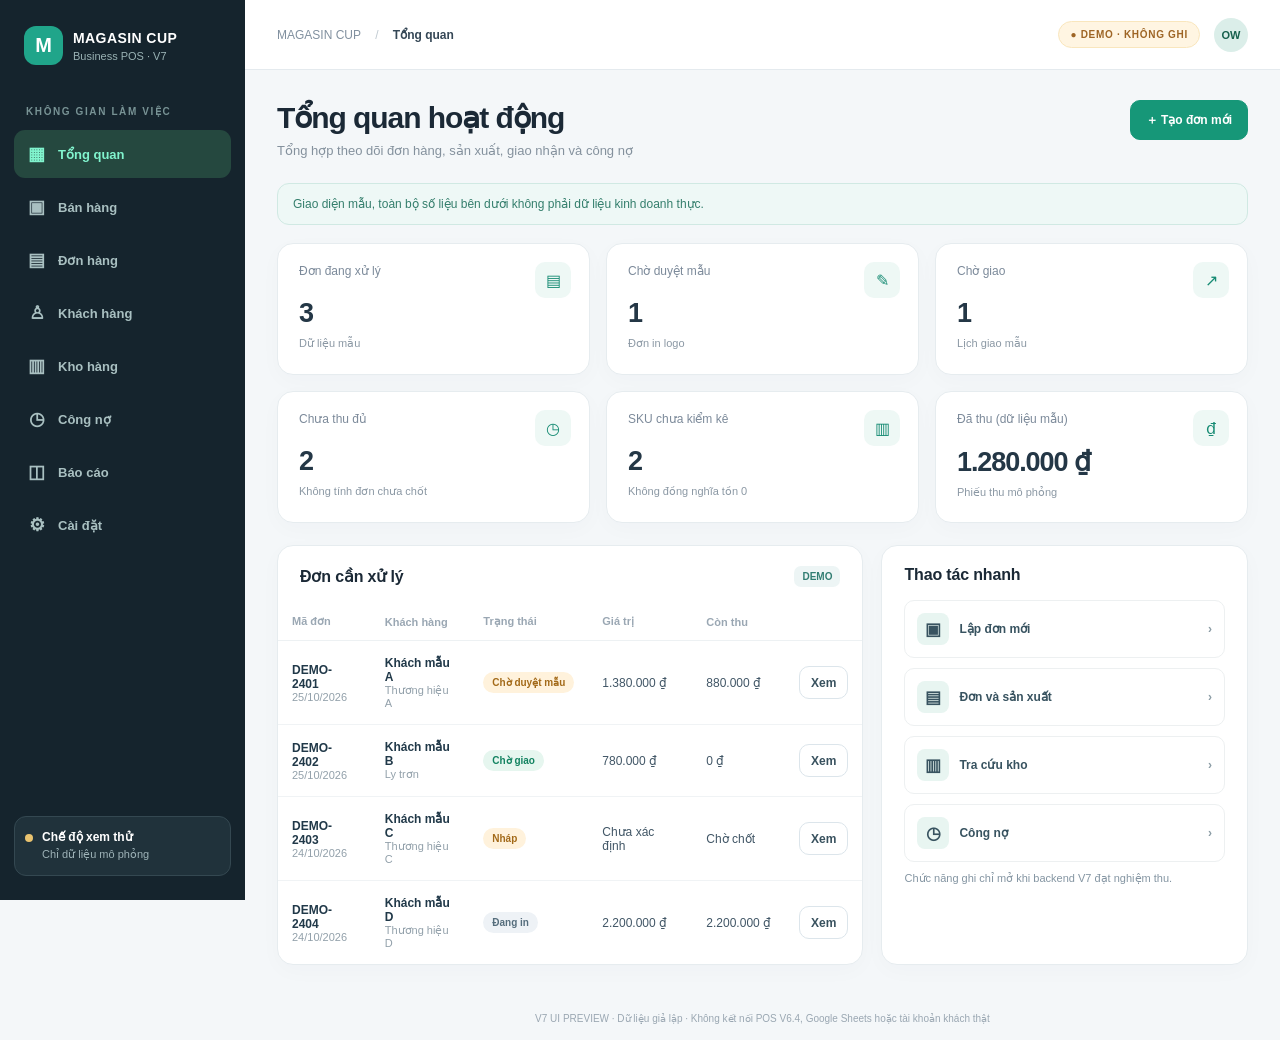
<file: v7-preview/index.html>
<!doctype html>
<html lang="vi">
<head>
<meta charset="utf-8">
<meta name="viewport" content="width=device-width,initial-scale=1,viewport-fit=cover">
<meta name="color-scheme" content="light">
<title>MAGASIN CUP · Bản mẫu giao diện POS V7</title>
<meta name="description" content="Bản mẫu giao diện POS V7 sử dụng dữ liệu giả lập. Chưa kết nối Google Sheets hoặc thanh toán.">
<link rel="stylesheet" href="./styles.css">
<script type="module" src="./app.js"></script>
</head>
<body>
<div class="app-layout">
 <aside class="sidebar" id="sidebar" aria-label="Điều hướng chính">
  <div class="logo"><span class="logo-icon">M</span><span><strong>MAGASIN CUP</strong><small>Business POS · V7</small></span></div>
  <div class="sidebar-group">KHÔNG GIAN LÀM VIỆC</div>
  <nav id="side-nav" class="side-nav" aria-label="Các phân hệ"></nav>
  <div class="sidebar-footer"><div class="sandbox-dot"></div><div><b>Chế độ xem thử</b><small>Chỉ dữ liệu mô phỏng</small></div></div>
 </aside>
 <div class="main-column">
  <header class="topbar">
   <button class="menu-toggle" id="menu-toggle" aria-label="Mở menu">☰</button>
   <div class="crumbs">MAGASIN CUP <span>/</span> <strong id="crumb">Tổng quan</strong></div>
   <div class="top-actions"><span class="readonly-pill">● DEMO · KHÔNG GHI</span><span class="profile-circle" title="Vai trò mô phỏng — không phải quyền truy cập thực">OW</span></div>
  </header>
  <main id="screen" class="screen" tabindex="-1" aria-live="polite"></main>
  <footer class="bottom-legal">V7 UI PREVIEW · Dữ liệu giả lập · Không kết nối POS V6.4, Google Sheets hoặc tài khoản khách thật</footer>
 </div>
</div>
<nav id="bottom-nav" class="bottom-nav" aria-label="Điều hướng điện thoại"></nav>
<div class="overlay" id="overlay" hidden></div>
<div id="toast" class="toast" role="status" aria-live="polite" hidden></div>
</body>
</html>
</file>
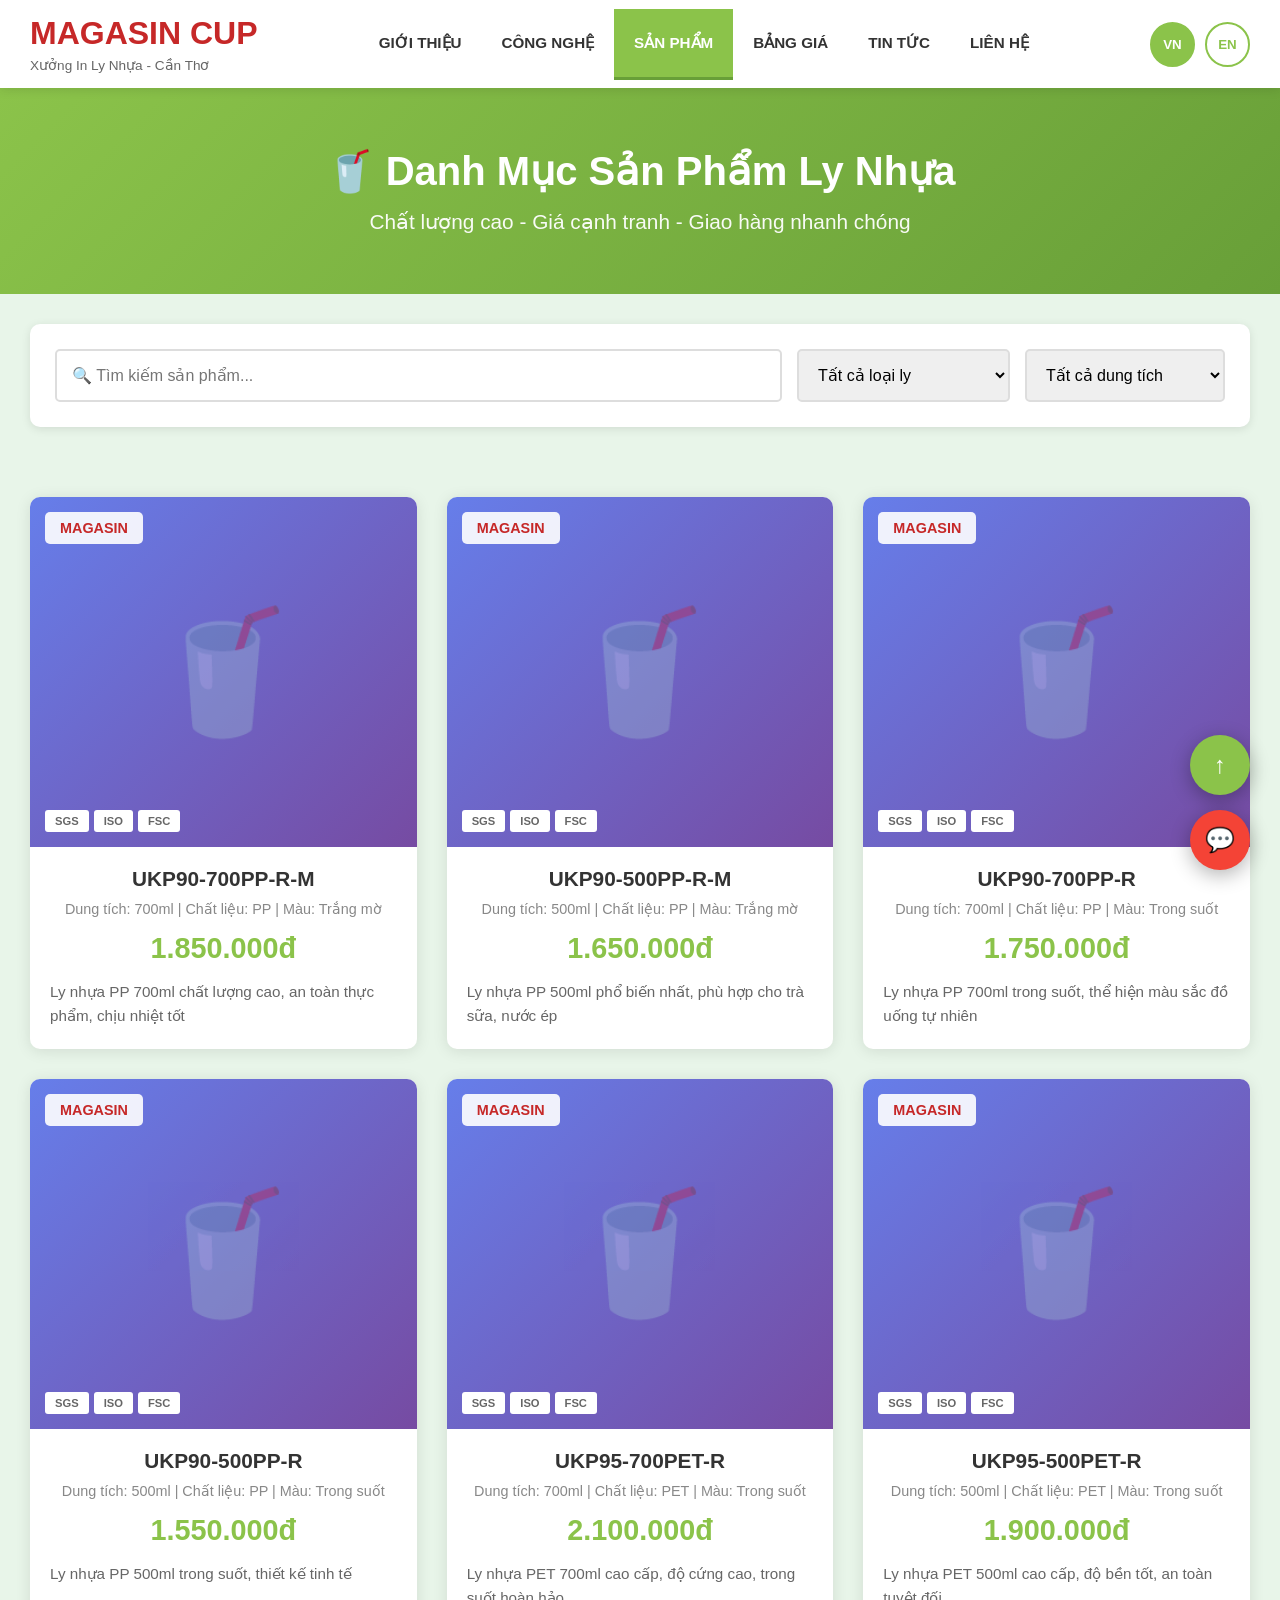
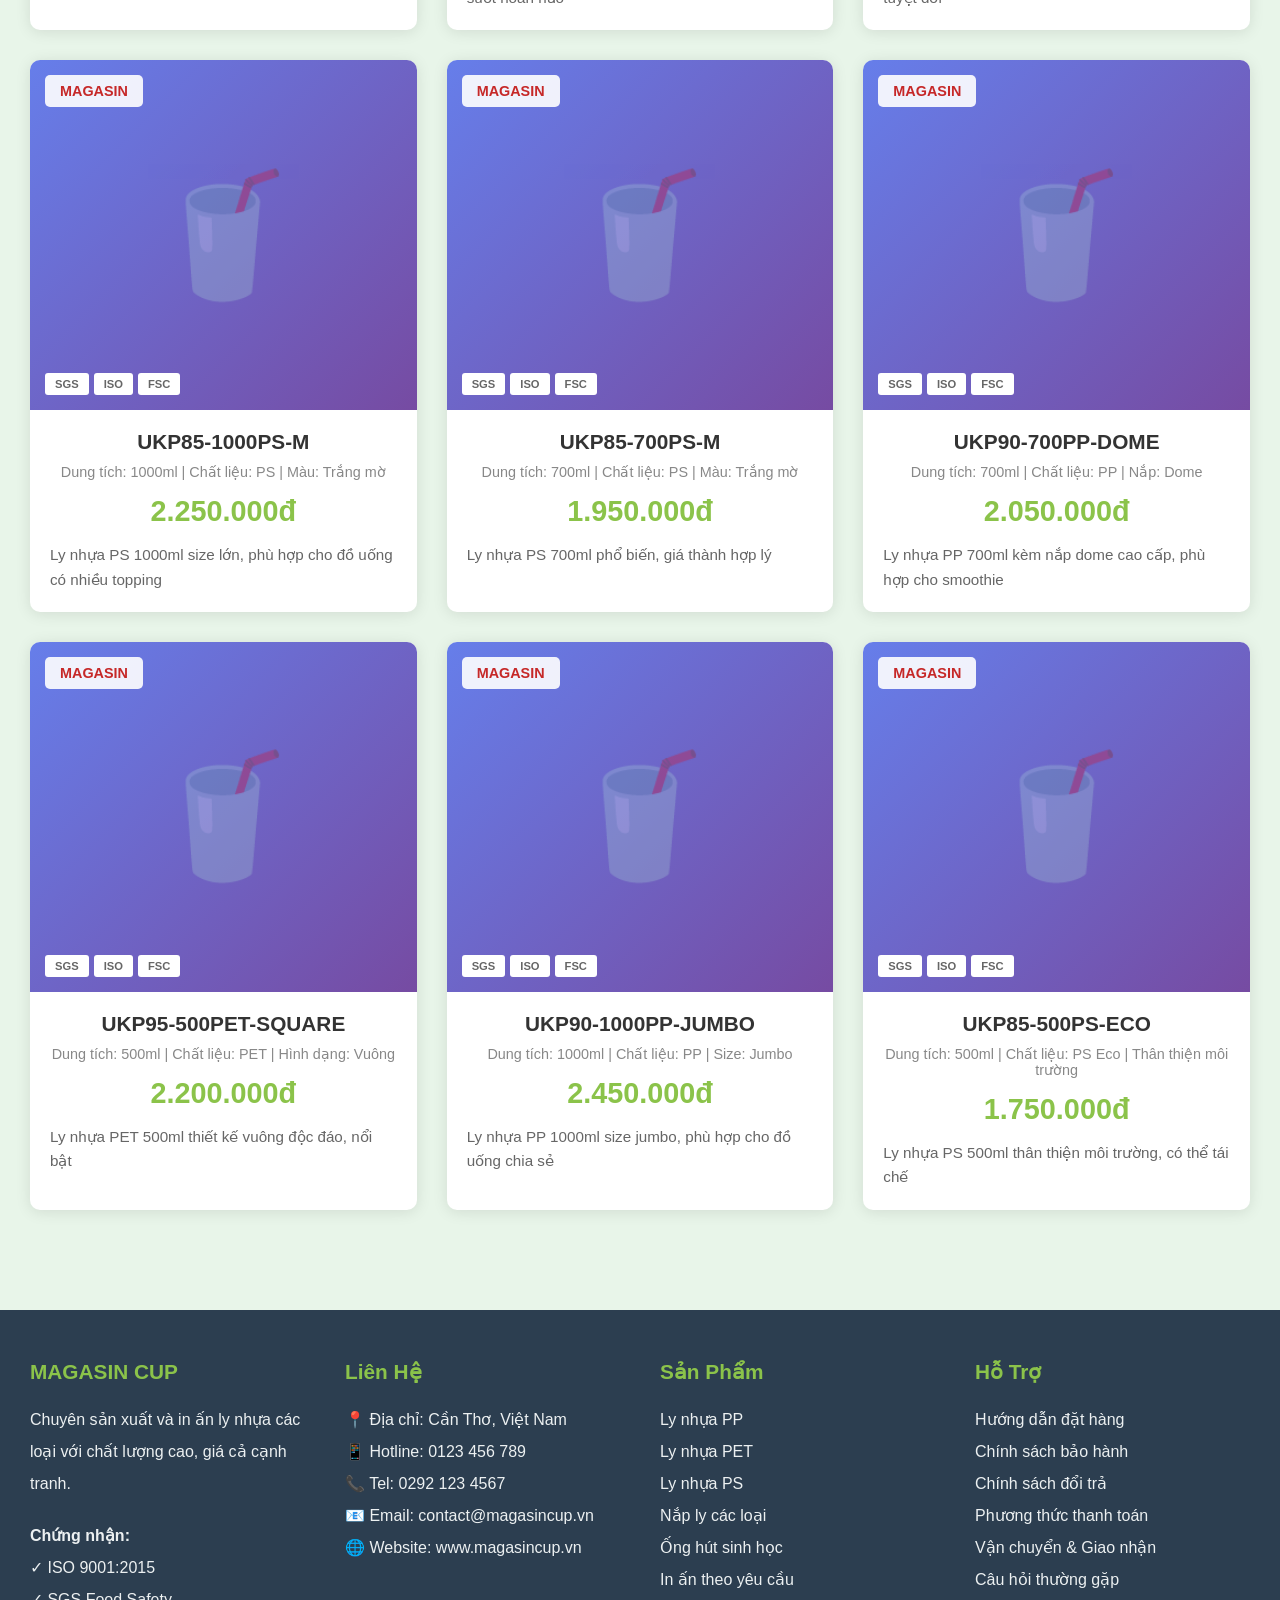
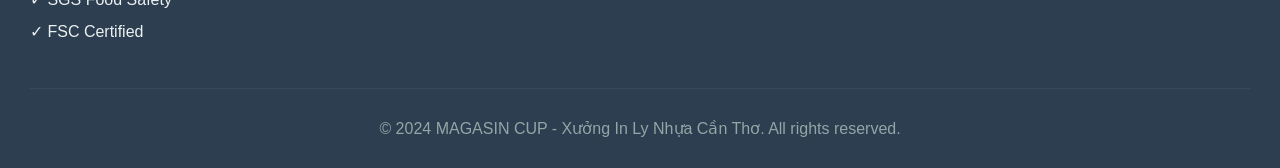
<file: trang-chu.html>
<!DOCTYPE html>
<html lang="vi">
<head>
    <meta charset="UTF-8">
    <meta name="viewport" content="width=device-width, initial-scale=1.0">
    <title>MAGASIN CUP - Xưởng In Ly Nhựa Cần Thơ</title>
    <style>
        * {
            margin: 0;
            padding: 0;
            box-sizing: border-box;
        }

        body {
            font-family: 'Arial', sans-serif;
            background: #e8f5e9;
        }

        /* Header & Navigation */
        header {
            background: white;
            box-shadow: 0 2px 10px rgba(0,0,0,0.1);
            position: sticky;
            top: 0;
            z-index: 100;
        }

        .header-container {
            max-width: 1400px;
            margin: 0 auto;
            display: flex;
            justify-content: space-between;
            align-items: center;
            padding: 0 30px;
        }

        .logo {
            padding: 15px 0;
        }

        .logo h1 {
            color: #c62828;
            font-size: 2em;
            font-weight: bold;
        }

        .logo p {
            color: #666;
            font-size: 0.85em;
            margin-top: 5px;
        }

        nav {
            display: flex;
            gap: 0;
        }

        nav a {
            padding: 25px 20px;
            text-decoration: none;
            color: #333;
            font-weight: 600;
            font-size: 0.95em;
            text-transform: uppercase;
            transition: all 0.3s;
            border-bottom: 3px solid transparent;
        }

        nav a:hover, nav a.active {
            background: #8bc34a;
            color: white;
            border-bottom: 3px solid #689f38;
        }

        .lang-switcher {
            display: flex;
            gap: 10px;
        }

        .lang-btn {
            width: 45px;
            height: 45px;
            border-radius: 50%;
            border: 2px solid #8bc34a;
            background: white;
            color: #8bc34a;
            font-weight: bold;
            cursor: pointer;
            transition: all 0.3s;
        }

        .lang-btn.active {
            background: #8bc34a;
            color: white;
        }

        /* Banner Section */
        .banner {
            background: linear-gradient(135deg, #8bc34a 0%, #689f38 100%);
            color: white;
            padding: 60px 30px;
            text-align: center;
        }

        .banner h2 {
            font-size: 2.5em;
            margin-bottom: 15px;
        }

        .banner p {
            font-size: 1.3em;
            opacity: 0.95;
        }

        /* Filter Section */
        .filter-section {
            max-width: 1400px;
            margin: 30px auto;
            padding: 0 30px;
        }

        .search-filter {
            background: white;
            padding: 25px;
            border-radius: 10px;
            box-shadow: 0 2px 10px rgba(0,0,0,0.1);
            display: flex;
            gap: 15px;
            flex-wrap: wrap;
        }

        .search-filter input {
            flex: 1;
            min-width: 250px;
            padding: 15px;
            border: 2px solid #ddd;
            border-radius: 5px;
            font-size: 1em;
        }

        .search-filter select {
            padding: 15px;
            border: 2px solid #ddd;
            border-radius: 5px;
            font-size: 1em;
            min-width: 200px;
            cursor: pointer;
        }

        /* Products Grid */
        .products-container {
            max-width: 1400px;
            margin: 0 auto;
            padding: 40px 30px;
        }

        .products-grid {
            display: grid;
            grid-template-columns: repeat(auto-fill, minmax(300px, 1fr));
            gap: 30px;
        }

        .product-card {
            background: white;
            border-radius: 10px;
            overflow: hidden;
            box-shadow: 0 2px 15px rgba(0,0,0,0.1);
            transition: all 0.3s;
            cursor: pointer;
        }

        .product-card:hover {
            transform: translateY(-10px);
            box-shadow: 0 10px 30px rgba(0,0,0,0.2);
        }

        .product-image {
            width: 100%;
            height: 350px;
            background: linear-gradient(135deg, #667eea 0%, #764ba2 100%);
            display: flex;
            align-items: center;
            justify-content: center;
            position: relative;
            overflow: hidden;
        }

        .product-image::before {
            content: '🥤';
            font-size: 120px;
            opacity: 0.3;
        }

        .product-logo {
            position: absolute;
            top: 15px;
            left: 15px;
            background: rgba(255,255,255,0.9);
            padding: 8px 15px;
            border-radius: 5px;
            font-weight: bold;
            color: #c62828;
            font-size: 0.9em;
        }

        .product-badges {
            position: absolute;
            bottom: 15px;
            left: 15px;
            display: flex;
            gap: 5px;
            flex-wrap: wrap;
        }

        .badge {
            background: white;
            padding: 5px 10px;
            border-radius: 3px;
            font-size: 0.7em;
            font-weight: bold;
            color: #666;
        }

        .product-info {
            padding: 20px;
        }

        .product-name {
            font-size: 1.3em;
            font-weight: bold;
            color: #333;
            margin-bottom: 10px;
            text-align: center;
        }

        .product-specs {
            color: #888;
            font-size: 0.9em;
            text-align: center;
            margin-bottom: 15px;
        }

        .product-price {
            text-align: center;
            font-size: 1.8em;
            font-weight: bold;
            color: #8bc34a;
            margin: 15px 0;
        }

        .product-desc {
            color: #666;
            font-size: 0.95em;
            line-height: 1.6;
            margin-top: 10px;
        }

        /* Modal */
        .modal {
            display: none;
            position: fixed;
            top: 0;
            left: 0;
            width: 100%;
            height: 100%;
            background: rgba(0,0,0,0.8);
            z-index: 1000;
            overflow-y: auto;
        }

        .modal-content {
            background: white;
            max-width: 900px;
            margin: 50px auto;
            border-radius: 10px;
            position: relative;
            box-shadow: 0 10px 50px rgba(0,0,0,0.3);
        }

        .modal-header {
            padding: 40px;
            background: #8bc34a;
            color: white;
            border-radius: 10px 10px 0 0;
        }

        .modal-header h2 {
            font-size: 2.2em;
            margin-bottom: 10px;
        }

        .modal-header .price {
            font-size: 2.5em;
            font-weight: bold;
            margin-top: 10px;
        }

        .close-btn {
            position: absolute;
            top: 20px;
            right: 30px;
            font-size: 2.5em;
            color: white;
            cursor: pointer;
            z-index: 10;
        }

        .modal-body {
            padding: 40px;
        }

        .detail-section {
            margin-bottom: 30px;
            padding-bottom: 30px;
            border-bottom: 2px solid #f0f0f0;
        }

        .detail-section:last-child {
            border-bottom: none;
        }

        .detail-section h3 {
            color: #8bc34a;
            font-size: 1.5em;
            margin-bottom: 15px;
            display: flex;
            align-items: center;
            gap: 10px;
        }

        .detail-section p {
            color: #555;
            line-height: 1.8;
            font-size: 1.1em;
        }

        .detail-section ul {
            margin-left: 20px;
            color: #555;
            line-height: 1.8;
        }

        /* Footer */
        footer {
            background: #2c3e50;
            color: white;
            padding: 50px 30px 30px;
            margin-top: 60px;
        }

        .footer-content {
            max-width: 1400px;
            margin: 0 auto;
            display: grid;
            grid-template-columns: repeat(auto-fit, minmax(250px, 1fr));
            gap: 40px;
        }

        .footer-section h3 {
            color: #8bc34a;
            margin-bottom: 20px;
            font-size: 1.3em;
        }

        .footer-section p, .footer-section a {
            color: #ecf0f1;
            line-height: 2;
            text-decoration: none;
            display: block;
        }

        .footer-section a:hover {
            color: #8bc34a;
        }

        .footer-bottom {
            text-align: center;
            margin-top: 40px;
            padding-top: 30px;
            border-top: 1px solid #34495e;
            color: #95a5a6;
        }

        /* Floating Action Buttons */
        .fab-container {
            position: fixed;
            bottom: 30px;
            right: 30px;
            display: flex;
            flex-direction: column;
            gap: 15px;
            z-index: 99;
        }

        .fab {
            width: 60px;
            height: 60px;
            border-radius: 50%;
            background: #8bc34a;
            color: white;
            border: none;
            font-size: 1.5em;
            cursor: pointer;
            box-shadow: 0 5px 20px rgba(0,0,0,0.3);
            transition: all 0.3s;
            display: flex;
            align-items: center;
            justify-content: center;
        }

        .fab:hover {
            transform: scale(1.1);
            background: #689f38;
        }

        .fab.contact {
            background: #f44336;
        }

        @media (max-width: 768px) {
            .header-container {
                flex-wrap: wrap;
                padding: 0 15px;
            }

            nav {
                width: 100%;
                overflow-x: auto;
                flex-wrap: nowrap;
            }

            nav a {
                padding: 15px;
                font-size: 0.85em;
                white-space: nowrap;
            }

            .banner h2 {
                font-size: 1.8em;
            }

            .products-grid {
                grid-template-columns: 1fr;
            }

            .modal-content {
                margin: 20px;
            }

            .footer-content {
                grid-template-columns: 1fr;
            }
        }
    </style>
</head>
<body>
    <header>
        <div class="header-container">
            <div class="logo">
                <h1>MAGASIN CUP</h1>
                <p>Xưởng In Ly Nhựa - Cần Thơ</p>
            </div>
            <nav>
                <a href="#gioi-thieu">GIỚI THIỆU</a>
                <a href="#cong-nghe">CÔNG NGHỆ</a>
                <a href="#san-pham" class="active">SẢN PHẨM</a>
                <a href="#bang-gia">BẢNG GIÁ</a>
                <a href="#tin-tuc">TIN TỨC</a>
                <a href="#lien-he">LIÊN HỆ</a>
            </nav>
            <div class="lang-switcher">
                <button class="lang-btn active">VN</button>
                <button class="lang-btn">EN</button>
            </div>
        </div>
    </header>

    <section class="banner">
        <h2>🥤 Danh Mục Sản Phẩm Ly Nhựa</h2>
        <p>Chất lượng cao - Giá cạnh tranh - Giao hàng nhanh chóng</p>
    </section>

    <div class="filter-section">
        <div class="search-filter">
            <input type="text" id="searchInput" placeholder="🔍 Tìm kiếm sản phẩm..." onkeyup="filterProducts()">
            <select id="categoryFilter" onchange="filterProducts()">
                <option value="">Tất cả loại ly</option>
                <option value="pp">Ly PP (Polypropylene)</option>
                <option value="pet">Ly PET (Polyethylene)</option>
                <option value="ps">Ly PS (Polystyrene)</option>
            </select>
            <select id="capacityFilter" onchange="filterProducts()">
                <option value="">Tất cả dung tích</option>
                <option value="500">500ml</option>
                <option value="700">700ml</option>
                <option value="1000">1000ml</option>
            </select>
        </div>
    </div>

    <div class="products-container">
        <div class="products-grid" id="productsGrid"></div>
    </div>

    <div class="modal" id="productModal">
        <div class="modal-content">
            <span class="close-btn" onclick="closeModal()">&times;</span>
            <div id="modalContent"></div>
        </div>
    </div>

    <footer>
        <div class="footer-content">
            <div class="footer-section">
                <h3>MAGASIN CUP</h3>
                <p>Chuyên sản xuất và in ấn ly nhựa các loại với chất lượng cao, giá cả cạnh tranh.</p>
                <p style="margin-top: 20px;">
                    <strong>Chứng nhận:</strong><br>
                    ✓ ISO 9001:2015<br>
                    ✓ SGS Food Safety<br>
                    ✓ FSC Certified
                </p>
            </div>
            <div class="footer-section">
                <h3>Liên Hệ</h3>
                <p>📍 Địa chỉ: Cần Thơ, Việt Nam</p>
                <p>📱 Hotline: 0123 456 789</p>
                <p>📞 Tel: 0292 123 4567</p>
                <p>📧 Email: contact@magasincup.vn</p>
                <p>🌐 Website: www.magasincup.vn</p>
            </div>
            <div class="footer-section">
                <h3>Sản Phẩm</h3>
                <a href="#">Ly nhựa PP</a>
                <a href="#">Ly nhựa PET</a>
                <a href="#">Ly nhựa PS</a>
                <a href="#">Nắp ly các loại</a>
                <a href="#">Ống hút sinh học</a>
                <a href="#">In ấn theo yêu cầu</a>
            </div>
            <div class="footer-section">
                <h3>Hỗ Trợ</h3>
                <a href="#">Hướng dẫn đặt hàng</a>
                <a href="#">Chính sách bảo hành</a>
                <a href="#">Chính sách đổi trả</a>
                <a href="#">Phương thức thanh toán</a>
                <a href="#">Vận chuyển & Giao nhận</a>
                <a href="#">Câu hỏi thường gặp</a>
            </div>
        </div>
        <div class="footer-bottom">
            <p>&copy; 2024 MAGASIN CUP - Xưởng In Ly Nhựa Cần Thơ. All rights reserved.</p>
        </div>
    </footer>

    <div class="fab-container">
        <button class="fab" onclick="scrollToTop()" title="Lên đầu trang">↑</button>
        <button class="fab contact" onclick="contactUs()" title="Liên hệ ngay">💬</button>
    </div>

    <script>
        // Dữ liệu sản phẩm mẫu
        const productsData = [
            {
                name: "UKP90-700PP-R-M",
                category: "pp",
                capacity: "700",
                price: "1.850.000đ",
                specs: "Dung tích: 700ml | Chất liệu: PP | Màu: Trắng mờ",
                description: "Ly nhựa PP 700ml chất lượng cao, an toàn thực phẩm, chịu nhiệt tốt",
                printSpecs: "In offset 4 màu, in lụa, in nhiệt",
                notes: "Đặt hàng tối thiểu 5.000 ly"
            },
            {
                name: "UKP90-500PP-R-M",
                category: "pp",
                capacity: "500",
                price: "1.650.000đ",
                specs: "Dung tích: 500ml | Chất liệu: PP | Màu: Trắng mờ",
                description: "Ly nhựa PP 500ml phổ biến nhất, phù hợp cho trà sữa, nước ép",
                printSpecs: "In offset 4 màu, in lụa, in nhiệt",
                notes: "Đặt hàng tối thiểu 5.000 ly"
            },
            {
                name: "UKP90-700PP-R",
                category: "pp",
                capacity: "700",
                price: "1.750.000đ",
                specs: "Dung tích: 700ml | Chất liệu: PP | Màu: Trong suốt",
                description: "Ly nhựa PP 700ml trong suốt, thể hiện màu sắc đồ uống tự nhiên",
                printSpecs: "In offset 4 màu, in lụa",
                notes: "Đặt hàng tối thiểu 5.000 ly"
            },
            {
                name: "UKP90-500PP-R",
                category: "pp",
                capacity: "500",
                price: "1.550.000đ",
                specs: "Dung tích: 500ml | Chất liệu: PP | Màu: Trong suốt",
                description: "Ly nhựa PP 500ml trong suốt, thiết kế tinh tế",
                printSpecs: "In offset 4 màu, in lụa",
                notes: "Đặt hàng tối thiểu 5.000 ly"
            },
            {
                name: "UKP95-700PET-R",
                category: "pet",
                capacity: "700",
                price: "2.100.000đ",
                specs: "Dung tích: 700ml | Chất liệu: PET | Màu: Trong suốt",
                description: "Ly nhựa PET 700ml cao cấp, độ cứng cao, trong suốt hoàn hảo",
                printSpecs: "In offset 6 màu, in nhiệt chuyển",
                notes: "Đặt hàng tối thiểu 3.000 ly"
            },
            {
                name: "UKP95-500PET-R",
                category: "pet",
                capacity: "500",
                price: "1.900.000đ",
                specs: "Dung tích: 500ml | Chất liệu: PET | Màu: Trong suốt",
                description: "Ly nhựa PET 500ml cao cấp, độ bền tốt, an toàn tuyệt đối",
                printSpecs: "In offset 6 màu, in nhiệt chuyển",
                notes: "Đặt hàng tối thiểu 3.000 ly"
            },
            {
                name: "UKP85-1000PS-M",
                category: "ps",
                capacity: "1000",
                price: "2.250.000đ",
                specs: "Dung tích: 1000ml | Chất liệu: PS | Màu: Trắng mờ",
                description: "Ly nhựa PS 1000ml size lớn, phù hợp cho đồ uống có nhiều topping",
                printSpecs: "In offset 4 màu, in lụa",
                notes: "Đặt hàng tối thiểu 3.000 ly"
            },
            {
                name: "UKP85-700PS-M",
                category: "ps",
                capacity: "700",
                price: "1.950.000đ",
                specs: "Dung tích: 700ml | Chất liệu: PS | Màu: Trắng mờ",
                description: "Ly nhựa PS 700ml phổ biến, giá thành hợp lý",
                printSpecs: "In offset 4 màu, in lụa",
                notes: "Đặt hàng tối thiểu 5.000 ly"
            },
            {
                name: "UKP90-700PP-DOME",
                category: "pp",
                capacity: "700",
                price: "2.050.000đ",
                specs: "Dung tích: 700ml | Chất liệu: PP | Nắp: Dome",
                description: "Ly nhựa PP 700ml kèm nắp dome cao cấp, phù hợp cho smoothie",
                printSpecs: "In offset 4 màu, in lụa, in nhiệt",
                notes: "Đặt hàng tối thiểu 3.000 ly (bao gồm nắp)"
            },
            {
                name: "UKP95-500PET-SQUARE",
                category: "pet",
                capacity: "500",
                price: "2.200.000đ",
                specs: "Dung tích: 500ml | Chất liệu: PET | Hình dạng: Vuông",
                description: "Ly nhựa PET 500ml thiết kế vuông độc đáo, nổi bật",
                printSpecs: "In offset 6 màu, in nhiệt chuyển",
                notes: "Đặt hàng tối thiểu 2.000 ly"
            },
            {
                name: "UKP90-1000PP-JUMBO",
                category: "pp",
                capacity: "1000",
                price: "2.450.000đ",
                specs: "Dung tích: 1000ml | Chất liệu: PP | Size: Jumbo",
                description: "Ly nhựa PP 1000ml size jumbo, phù hợp cho đồ uống chia sẻ",
                printSpecs: "In offset 4 màu, in lụa",
                notes: "Đặt hàng tối thiểu 2.000 ly"
            },
            {
                name: "UKP85-500PS-ECO",
                category: "ps",
                capacity: "500",
                price: "1.750.000đ",
                specs: "Dung tích: 500ml | Chất liệu: PS Eco | Thân thiện môi trường",
                description: "Ly nhựa PS 500ml thân thiện môi trường, có thể tái chế",
                printSpecs: "In offset 4 màu",
                notes: "Đặt hàng tối thiểu 5.000 ly"
            }
        ];

        let filteredProducts = [...productsData];

        function displayProducts(products) {
            const container = document.getElementById('productsGrid');
            
            if (products.length === 0) {
                container.innerHTML = '<div style="grid-column: 1/-1; text-align: center; padding: 50px; color: #999;">Không tìm thấy sản phẩm phù hợp</div>';
                return;
            }

            let html = '';
            products.forEach((product, index) => {
                html += `
                    <div class="product-card" onclick="showDetails(${productsData.indexOf(product)})">
                        <div class="product-image">
                            <div class="product-logo">MAGASIN</div>
                            <div class="product-badges">
                                <span class="badge">SGS</span>
                                <span class="badge">ISO</span>
                                <span class="badge">FSC</span>
                            </div>
                        </div>
                        <div class="product-info">
                            <div class="product-name">${product.name}</div>
                            <div class="product-specs">${product.specs}</div>
                            <div class="product-price">${product.price}</div>
                            <div class="product-desc">${product.description}</div>
                        </div>
                    </div>
                `;
            });
            container.innerHTML = html;
        }

        function filterProducts() {
            const searchTerm = document.getElementById('searchInput').value.toLowerCase();
            const category = document.getElementById('categoryFilter').value;
            const capacity = document.getElementById('capacityFilter').value;

            filteredProducts = productsData.filter(product => {
                const matchSearch = product.name.toLowerCase().includes(searchTerm) ||
                                  product.description.toLowerCase().includes(searchTerm) ||
                                  product.specs.toLowerCase().includes(searchTerm);
                const matchCategory = !category || product.category === category;
                const matchCapacity = !capacity || product.capacity === capacity;
                
                return matchSearch && matchCategory && matchCapacity;
            });

            displayProducts(filteredProducts);
        }

        function showDetails(index) {
            const product = productsData[index];
            const modal = document.getElementById('productModal');
            const modalContent = document.getElementById('modalContent');

            modalContent.innerHTML = `
                <div class="modal-header">
                    <h2>${product.name}</h2>
                    <div class="product-specs" style="color: rgba(255,255,255,0.9); font-size: 1.1em; margin: 10px 0;">${product.specs}</div>
                    <div class="price">${product.price}</div>
                </div>
                <div class="modal-body">
                    <div class="detail-section">
                        <h3>📝 Mô tả sản phẩm</h3>
                        <p>${product.description}</p>
                    </div>
                    <div class="detail-section">
                        <h3>🔧 Thông số kỹ thuật</h3>
                        <p>${product.specs}</p>
                    </div>
                    <div class="detail-section">
                        <h3>🖨️ Quy cách in ấn</h3>
                        <p>${product.printSpecs}</p>
                    </div>
                    <div class="detail-section">
                        <h3>⚠️ Ghi chú quan trọng</h3>
                        <p>${product.notes}</p>
                    </div>
                    <div class="detail-section">
                        <h3>📞 Liên hệ đặt hàng</h3>
                        <p>📍 <strong>Địa chỉ:</strong> Cần Thơ, Việt Nam</p>
                        <p>📱 <strong>Hotline:</strong> 0123 456 789</p>
                        <p>📞 <strong>Tel:</strong> 0292 123 4567</p>
                        <p>📧 <strong>Email:</strong> contact@magasincup.vn</p>
                    </div>
                </div>
            `;

            modal.style.display = 'block';
        }

        function closeModal() {
            document.getElementById('productModal').style.display = 'none';
        }

        function scrollToTop() {
            window.scrollTo({ top: 0, behavior: 'smooth' });
        }

        function contactUs() {
            alert('📞 Liên hệ đặt hàng:\n\n📱 Hotline: 0123 456 789\n📞 Tel: 0292 123 4567\n📧 Email: contact@magasincup.vn\n📍 Địa chỉ: Cần Thơ, Việt Nam');
        }

        window.onclick = function(event) {
            const modal = document.getElementById('productModal');
            if (event.target === modal) {
                closeModal();
            }
        }

        // Hiển thị sản phẩm khi tải trang
        displayProducts(productsData);
    </script>
</body>
</html>
</file>
<file: v7-preview/styles.css>
*{box-sizing:border-box}html{font-family:Inter,"Segoe UI",Arial,sans-serif;background:#f4f7f9;color:#1b2936}body{margin:0}button,input,select{font:inherit}button{cursor:pointer}button:disabled{cursor:not-allowed}button:focus-visible,input:focus-visible,select:focus-visible{outline:3px solid #7cd9c4;outline-offset:2px}a{color:#127e69}h1,h2,h3,p{margin-top:0}h1{font-size:clamp(23px,3vw,30px);letter-spacing:-.035em;margin-bottom:8px}h2{font-size:16px;letter-spacing:-.01em}h3{font-size:14px}small,.muted{color:#718094}main{min-width:0}.app-layout{display:flex;min-height:100vh}.sidebar{width:245px;background:#15242d;color:#dbe9eb;display:flex;flex-direction:column;flex-shrink:0;position:sticky;top:0;height:100vh;padding:24px 14px;z-index:35}.logo{display:flex;align-items:center;gap:10px;padding:2px 10px 30px}.logo-icon{display:grid;place-items:center;width:39px;height:39px;border-radius:12px;background:#20a58a;font-size:20px;color:white;font-weight:850}.logo strong{display:block;color:white;letter-spacing:.03em;font-size:14px}.logo small{display:block;font-size:11px;color:#9ab3b5;margin-top:4px}.sidebar-group{font-size:10px;color:#789395;letter-spacing:.16em;padding:11px 12px 13px;font-weight:800}.side-nav{display:grid;gap:5px}.nav-item{width:100%;display:flex;gap:12px;align-items:center;border:0;background:transparent;color:#a9c0c1;padding:13px 13px;text-align:left;border-radius:11px;font-size:13px;font-weight:600}.nav-item:hover{background:#263e47;color:white}.nav-item.active{background:#25483f;color:#81f4ce}.nav-item .ni{font-size:18px;width:19px;text-align:center}.sidebar-footer{display:flex;gap:9px;align-items:center;margin-top:auto;border:1px solid #344851;padding:13px 10px;border-radius:12px;background:#20323b}.sandbox-dot{width:8px;height:8px;background:#e9c36f;border-radius:50%;align-self:flex-start;margin-top:4px}.sidebar-footer b{display:block;color:white;font-size:12px}.sidebar-footer small{font-size:11px;color:#9eb3b8}.main-column{display:flex;flex-direction:column;flex:1;min-width:0}.topbar{height:70px;display:flex;align-items:center;justify-content:space-between;padding:0 32px;border-bottom:1px solid #e4eaee;background:white;gap:10px}.crumbs{font-size:12px;color:#81909f}.crumbs span{padding:0 11px;color:#c0cad1}.crumbs strong{color:#354756}.top-actions{display:flex;align-items:center;gap:14px}.readonly-pill{color:#9e6525;background:#fff5e2;border:1px solid #f9e6bd;border-radius:99px;padding:7px 11px;font-size:10px;font-weight:800;letter-spacing:.07em}.profile-circle{display:grid;place-items:center;width:34px;height:34px;border-radius:50%;background:#dbeee9;color:#17614d;font-size:11px;font-weight:800}.menu-toggle{display:none;border:0;background:transparent;color:#223a41;font-size:20px}.screen{width:100%;max-width:1540px;margin:0 auto;padding:30px 32px 48px;flex:1}.screen-heading{display:flex;justify-content:space-between;align-items:flex-start;gap:20px;margin-bottom:25px;flex-wrap:wrap}.screen-heading p{color:#84919d;font-size:13px;margin:0}.subtitle{font-size:13px;color:#83909d}.button{border-radius:10px;border:1px solid #dce5eb;background:white;color:#38515e;padding:10px 15px;font-size:12px;font-weight:750;min-height:40px}.button:hover:not(:disabled){background:#eff6f5}.button.primary{background:#169778;color:white;border-color:#169778}.button.primary:hover:not(:disabled){background:#10775f}.button:disabled{opacity:.52;background:#e4e9eb!important;color:#566777!important;border-color:#d6dee2!important}.button.ghost{background:#eef5f4;border-color:#e4eeeb}.button.mini{padding:7px 11px;min-height:33px}.card{background:white;border:1px solid #e6ecef;border-radius:16px;box-shadow:0 6px 22px rgba(27,52,68,.025)}.card-head{display:flex;justify-content:space-between;align-items:center;gap:8px;padding:20px 22px 16px}.card-head h2{margin:0}.card-body{padding:0 22px 22px}.kpi-grid{display:grid;grid-template-columns:repeat(3,minmax(0,1fr));gap:16px;margin-bottom:22px}.kpi{padding:20px 21px;min-height:132px;position:relative}.kpi-label{color:#7c8a9a;font-size:12px;margin-bottom:20px}.kpi-value{font-size:27px;font-weight:850;letter-spacing:-.04em;color:#243746}.kpi-foot{font-size:11px;color:#8b98a4;margin-top:8px}.kpi-icon{position:absolute;right:18px;top:18px;background:#eef8f5;color:#168b73;width:36px;height:36px;display:grid;place-items:center;border-radius:10px;font-size:16px}.cols-2{display:grid;grid-template-columns:minmax(0,1.6fr) minmax(260px,1fr);gap:18px}.surface-table{width:100%;border-collapse:collapse}.surface-table th{text-align:left;color:#9aa7b3;font-size:11px;font-weight:700;padding:12px 14px;border-bottom:1px solid #edf1f3}.surface-table td{padding:15px 14px;font-size:12px;border-bottom:1px solid #f0f3f5;color:#415666}.surface-table tr:last-child td{border-bottom:0}.surface-table td strong{color:#213949}.table-scroll{overflow:auto}.status{display:inline-flex;border-radius:99px;padding:5px 9px;font-size:10px;font-weight:750;white-space:nowrap;background:#eef2f6;color:#556d7c}.status.green{background:#e6f6ef;color:#138361}.status.amber{background:#fff2dc;color:#a36a19}.status.red{background:#ffebe9;color:#b44f42}.action-row{display:flex;align-items:center;gap:9px;flex-wrap:wrap}.quick-link{width:100%;display:flex;align-items:center;gap:10px;text-align:left;border:1px solid #edf0f1;background:#fff;border-radius:10px;padding:12px;margin-bottom:10px;color:#385360;font-weight:650;font-size:12px}.quick-link:hover{background:#f3faf8;border-color:#b7e4d7}.quick-link span:first-child{display:grid;place-items:center;width:32px;height:32px;background:#e8f5f1;border-radius:8px;font-size:17px}.quick-link b{margin-left:auto;color:#8b9ca5}.notice{background:#fff9eb;border:1px solid #f2e4c5;border-radius:12px;padding:13px 15px;font-size:12px;color:#9a7027;margin:0 0 18px}.notice.info{background:#eef8f6;border-color:#d0e9e3;color:#347e6c}.pos-grid{display:grid;grid-template-columns:minmax(290px,1.1fr) minmax(290px,1.1fr) minmax(280px,.92fr);gap:16px;align-items:start}.pos-grid .card{min-height:470px}.input,.select{width:100%;border:1px solid #dfe7eb;border-radius:9px;background:#fff;color:#334e5b;padding:10px 11px;font-size:12px;min-height:41px}.input::placeholder{color:#acb8bf}.field{margin-bottom:13px}.field label{display:block;font-size:11px;font-weight:750;color:#667d87;margin-bottom:7px}.product-list{display:grid;gap:9px}.product{display:flex;align-items:center;gap:12px;width:100%;text-align:left;border:1px solid #ecf0f1;background:#fff;border-radius:12px;padding:11px}.product:hover{border-color:#7fc9b1;background:#f4fbf8}.product-graphic{width:42px;height:48px;border-radius:9px;background:#e9f2f2;display:grid;place-items:center;color:#2b8973;flex-shrink:0;font-size:22px}.product-info{min-width:0;flex:1}.product-info strong{display:block;color:#2f4856;font-size:12px;margin-bottom:5px}.product-info small{display:block;font-size:10px}.product-price{text-align:right;font-weight:750;color:#196f5a;font-size:11px;white-space:nowrap}.product-price .hint{font-weight:500;font-size:10px;color:#83989d;margin-top:4px}.cart-list{display:grid;gap:11px}.cart-line{border:1px solid #e9edef;border-radius:11px;padding:12px}.cart-line-top{display:flex;justify-content:space-between;align-items:flex-start;gap:7px;margin-bottom:10px}.cart-line strong{font-size:12px;color:#2d4755}.cart-line small{display:block;font-size:10px;margin-top:4px}.inline-fields{display:grid;grid-template-columns:75px 1fr;gap:8px}.inline-fields input{text-align:right}.remove{border:0;color:#ad6571;background:transparent;font-size:16px}.empty{text-align:center;padding:48px 12px;color:#96a6b1}.empty i{font-size:35px;display:block;margin-bottom:12px;font-style:normal}.sum-row{display:flex;justify-content:space-between;align-items:center;padding:10px 0;border-bottom:1px dashed #ebeff1;font-size:12px;color:#718290}.sum-row b{color:#2a4554}.sum-row.final{padding:16px 0;margin-bottom:12px;border-bottom:0;font-weight:800;color:#263f4b;font-size:14px}.sum-row.final b{color:#138667;font-size:20px}.grid-table-card{margin-top:18px}.filter-bar{display:flex;gap:9px;align-items:center;margin-bottom:15px;flex-wrap:wrap}.filter-bar .input{max-width:350px}.filter-bar .select{max-width:220px}.details{background:#f6faf9;border:1px solid #e1ece9;border-radius:12px;padding:15px;color:#4f6670;font-size:12px}.details p{margin:8px 0}.tag{display:inline-block;border-radius:7px;background:#edf5f5;color:#327e73;padding:5px 8px;font-size:10px;font-weight:700}.inventory-grid{display:grid;grid-template-columns:repeat(3,minmax(0,1fr));gap:14px;margin-bottom:16px}.thin{color:#92a0aa;font-size:11px}.full-row{grid-column:1/-1}.help-text{font-size:11px;color:#8495a2;margin:6px 0 0}.placeholder-panel{padding:28px;min-height:180px}.report-grid{display:grid;grid-template-columns:repeat(2,minmax(0,1fr));gap:16px}.bar-list{display:grid;gap:15px}.bar-line{display:flex;justify-content:space-between;font-size:11px;color:#536a78;margin-bottom:6px}.track{height:9px;background:#edf3f2;border-radius:30px;overflow:hidden}.track div{height:100%;border-radius:30px;background:linear-gradient(90deg,#62ccb0,#1c9b7d)}.modal-backdrop{position:fixed;inset:0;background:#0b1829a8;display:grid;place-items:center;padding:20px;z-index:80}.dialog{background:white;border-radius:18px;padding:25px;width:min(100%,570px);max-height:90vh;overflow:auto;box-shadow:0 24px 80px #142c3855}.dialog h2{font-size:20px;margin-bottom:6px}.dialog .action-row{justify-content:flex-end;margin-top:19px}.toast{position:fixed;right:18px;bottom:20px;max-width:350px;background:#203e40;color:white;border-radius:12px;padding:13px 18px;box-shadow:0 14px 42px #16374744;z-index:100;font-size:12px}.overlay{display:none}.bottom-nav{display:none}.bottom-legal{font-size:10px;text-align:center;color:#9aa7b2;padding:0 12px 16px}
@media(max-width:1200px){.pos-grid{grid-template-columns:1fr 1fr}.pos-grid .pos-summary{grid-column:1/-1;min-height:unset}.pos-grid .card{min-height:350px}.sidebar{width:222px}.screen{padding:25px 22px}}
@media(max-width:900px){.sidebar{position:fixed;transform:translateX(-110%);transition:transform .2s}.sidebar.open{transform:translateX(0)}.overlay:not([hidden]){display:block;position:fixed;inset:0;background:#061d2888;z-index:30}.menu-toggle{display:block}.topbar{padding:0 17px}.screen{padding:23px 17px 93px}.bottom-nav{display:flex;position:fixed;bottom:0;left:0;right:0;z-index:25;padding:6px 6px calc(7px + env(safe-area-inset-bottom));box-shadow:0 -4px 25px #20394219;background:white;justify-content:space-around;gap:2px;border-top:1px solid #e6ebef}.bottom-item{flex:1;border:0;background:transparent;color:#7a8f9b;font-size:10px;font-weight:650;display:flex;flex-direction:column;align-items:center;gap:3px;padding:6px 0;border-radius:10px}.bottom-item.active{background:#e9f7f1;color:#0f846b}.bottom-item span{font-size:19px}.bottom-legal{display:none}.kpi-grid{grid-template-columns:repeat(2,minmax(0,1fr))}.cols-2{grid-template-columns:1fr}}
@media(max-width:590px){.topbar{height:61px}.crumbs{font-size:11px}.crumbs span{padding:0 5px}.readonly-pill{font-size:8px;padding:6px 7px}.profile-circle{width:29px;height:29px}.screen{padding:20px 12px 102px}.screen-heading{margin-bottom:18px}.screen-heading p{font-size:12px}.kpi-grid{gap:10px;margin-bottom:14px}.kpi{min-height:104px;padding:14px}.kpi-label{font-size:11px;margin-bottom:15px;max-width:90px}.kpi-value{font-size:23px}.kpi-icon{right:10px;top:10px;width:30px;height:30px}.cols-2,.pos-grid,.inventory-grid,.report-grid{grid-template-columns:1fr}.pos-grid .pos-summary{grid-column:auto}.pos-grid .card{min-height:unset}.card-head{padding:16px 16px 12px}.card-body{padding:0 16px 16px}.surface-table th,.surface-table td{padding:11px 9px}.filter-bar .input,.filter-bar .select{max-width:100%}.dialog{padding:18px}.notice{font-size:11px}}
</file>
